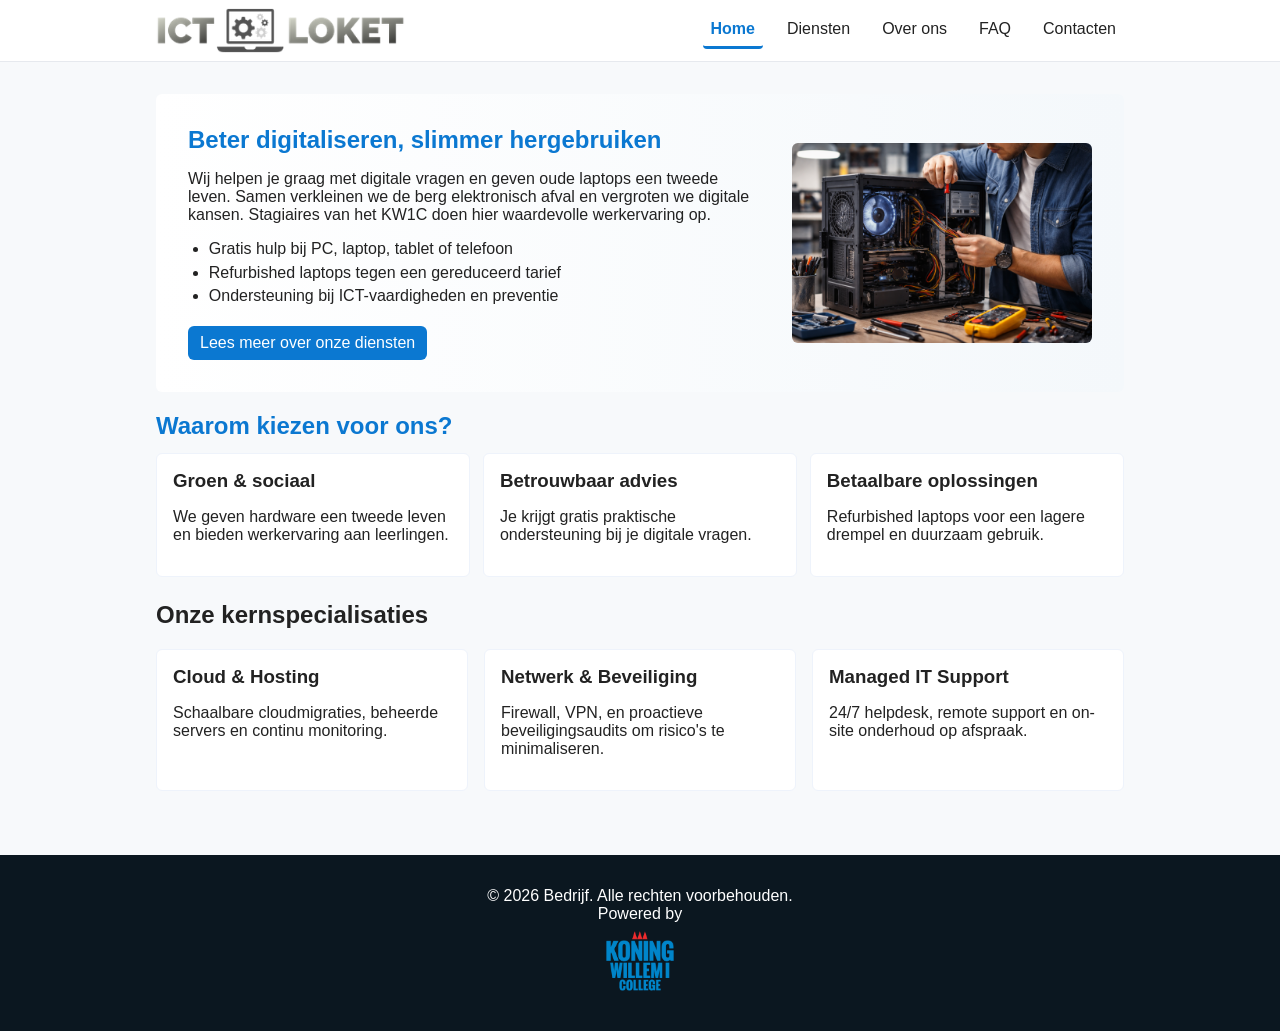
<file: index.html>
<!doctype html>
<html lang="nl">
<head>
  <meta charset="utf-8">
  <title>ict loked</title>
  <link rel="stylesheet" href="css/styles.css">
  <meta name="viewport" content="width=device-width, initial-scale=1">
<meta name="description" content="bescrijving">
 </head>
<body>
  <header class="site-header">
    <div class="header-inner">
      <a class="logo-link" href="index.html"><img src="assets/logo it.png" alt="Logo" class="logo"></a>
      <button class="hamburger" aria-label="Menu">☰</button>
      <nav class="main-nav">
        <a href="index.html" class="active">Home</a>
        <a href="diensten.html">Diensten</a>
        <a href="over.html">Over ons</a>
        <a href="faq.html">FAQ</a>
        <a href="contacten.html">Contacten</a>
      </nav>
    </div>
  </header>

  <main class="container">
    <section class="hero">
      <div>
        <h1>Beter digitaliseren, slimmer hergebruiken</h1>
        <p>Wij helpen je graag met digitale vragen en geven oude laptops een tweede leven. Samen verkleinen we de berg elektronisch afval en vergroten we digitale kansen. Stagiaires van het KW1C doen hier waardevolle werkervaring op.</p>
        <ul class="hero-list">
          <li>Gratis hulp bij PC, laptop, tablet of telefoon</li>
          <li>Refurbished laptops tegen een gereduceerd tarief</li>
          <li>Ondersteuning bij ICT-vaardigheden en preventie</li>
        </ul>
        <a href="diensten.html" class="cta">Lees meer over onze diensten</a>
      </div>
      <img src="assets/ict worker.png" alt="ICT Worker" class="hero-image">
    </section>

    <section class="hero-why">
      <h2>Waarom kiezen voor ons?</h2>
      <div class="service-grid">
        <article class="service-card">
          <h3>Groen & sociaal</h3>
          <p>We geven hardware een tweede leven en bieden werkervaring aan leerlingen.</p>
        </article>
        <article class="service-card">
          <h3>Betrouwbaar advies</h3>
          <p>Je krijgt gratis praktische ondersteuning bij je digitale vragen.</p>
        </article>
        <article class="service-card">
          <h3>Betaalbare oplossingen</h3>
          <p>Refurbished laptops voor een lagere drempel en duurzaam gebruik.</p>
        </article>
      </div>
    </section>

    <section class="services">
      <h2>Onze kernspecialisaties</h2>
      <div class="service-grid">
        <article class="service-card">
          <h3>Cloud & Hosting</h3>
          <p>Schaalbare cloudmigraties, beheerde servers en continu monitoring.</p>
        </article>
        <article class="service-card">
          <h3>Netwerk & Beveiliging</h3>
          <p>Firewall, VPN, en proactieve beveiligingsaudits om risico's te minimaliseren.</p>
        </article>
        <article class="service-card">
          <h3>Managed IT Support</h3>
          <p>24/7 helpdesk, remote support en on-site onderhoud op afspraak.</p>
        </article>
      </div>
    </section>
  </main>

  <footer class="site-footer">
    <div class="container">
      <p>&copy; 2026 Bedrijf. Alle rechten voorbehouden.</p>
      <p>Powered by</p>
      <img src="assets/logo kw1c.png" alt="Koning Willem I College" class="footer-logo">
    </div>
  </footer>
  <script>
    document.addEventListener('DOMContentLoaded', function() {
      const hamburger = document.querySelector('.hamburger');
      const nav = document.querySelector('.main-nav');
      hamburger.addEventListener('click', function() {
        nav.classList.toggle('open');
      });
    });
  </script>
</body>
</html>
</file>
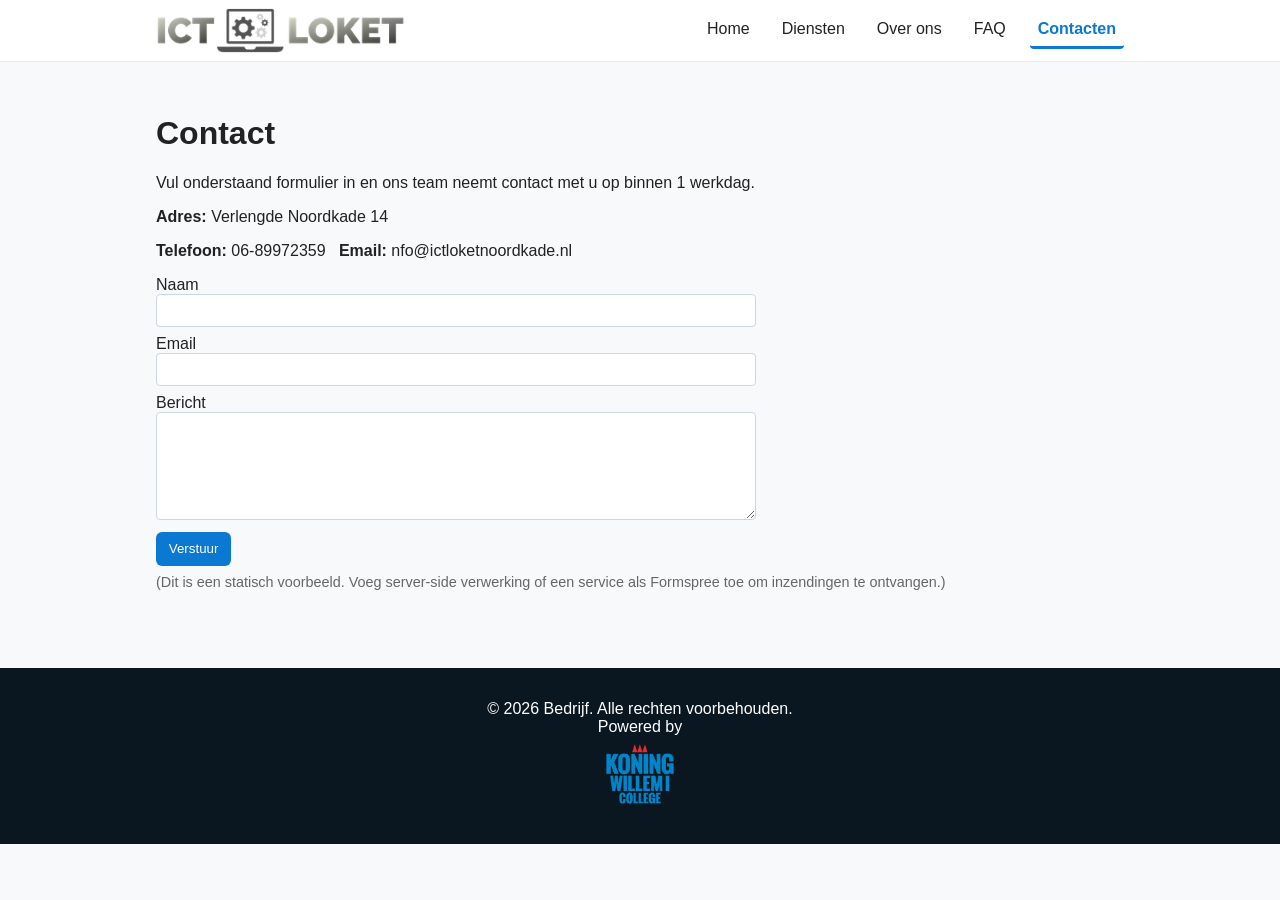
<file: contacten.html>
<!doctype html>
<html lang="nl">
<head>
  <meta charset="utf-8">
  <meta name="viewport" content="width=device-width,initial-scale=1">
  <title>Contacten - Bedrijf</title>
  <link rel="stylesheet" href="css/styles.css">
 </head>
<body>
  <header class="site-header">
    <div class="header-inner">
      <a class="logo-link" href="index.html"><img src="assets/logo it.png" alt="Logo" class="logo"></a>
      <button class="hamburger" aria-label="Menu">☰</button>
      <nav class="main-nav">
        <a href="index.html">Home</a>
        <a href="diensten.html">Diensten</a>
        <a href="over.html">Over ons</a>
        <a href="faq.html">FAQ</a>
        <a href="contacten.html" class="active">Contacten</a>
      </nav>
    </div>
  </header>

  <main class="container">
    <h1>Contact</h1>

    <section class="contact-info">
      <p>Vul onderstaand formulier in en ons team neemt contact met u op binnen 1 werkdag.</p>
      <p><strong>Adres:</strong> Verlengde Noordkade 14</p>
      <p><strong>Telefoon:</strong> 06-89972359 &nbsp; <strong>Email:</strong> nfo@ictloketnoordkade.nl</p>
    </section>

    <section class="contact-form">
      <form method="post" action="#">
        <label>Naam<br><input type="text" name="naam" required></label>
        <label>Email<br><input type="email" name="email" required></label>
        <label>Bericht<br><textarea name="bericht" rows="6" required></textarea></label>
        <div><button type="submit">Verstuur</button></div>
      </form>
      <p class="note">(Dit is een statisch voorbeeld. Voeg server-side verwerking of een service als Formspree toe om inzendingen te ontvangen.)</p>
    </section>
  </main>

  <footer class="site-footer">
    <div class="container">
      <p>&copy; 2026 Bedrijf. Alle rechten voorbehouden.</p>
      <p>Powered by</p>
      <img src="assets/logo kw1c.png" alt="Koning Willem I College" class="footer-logo">
    </div>
  </footer>
</body>
</html>
</file>
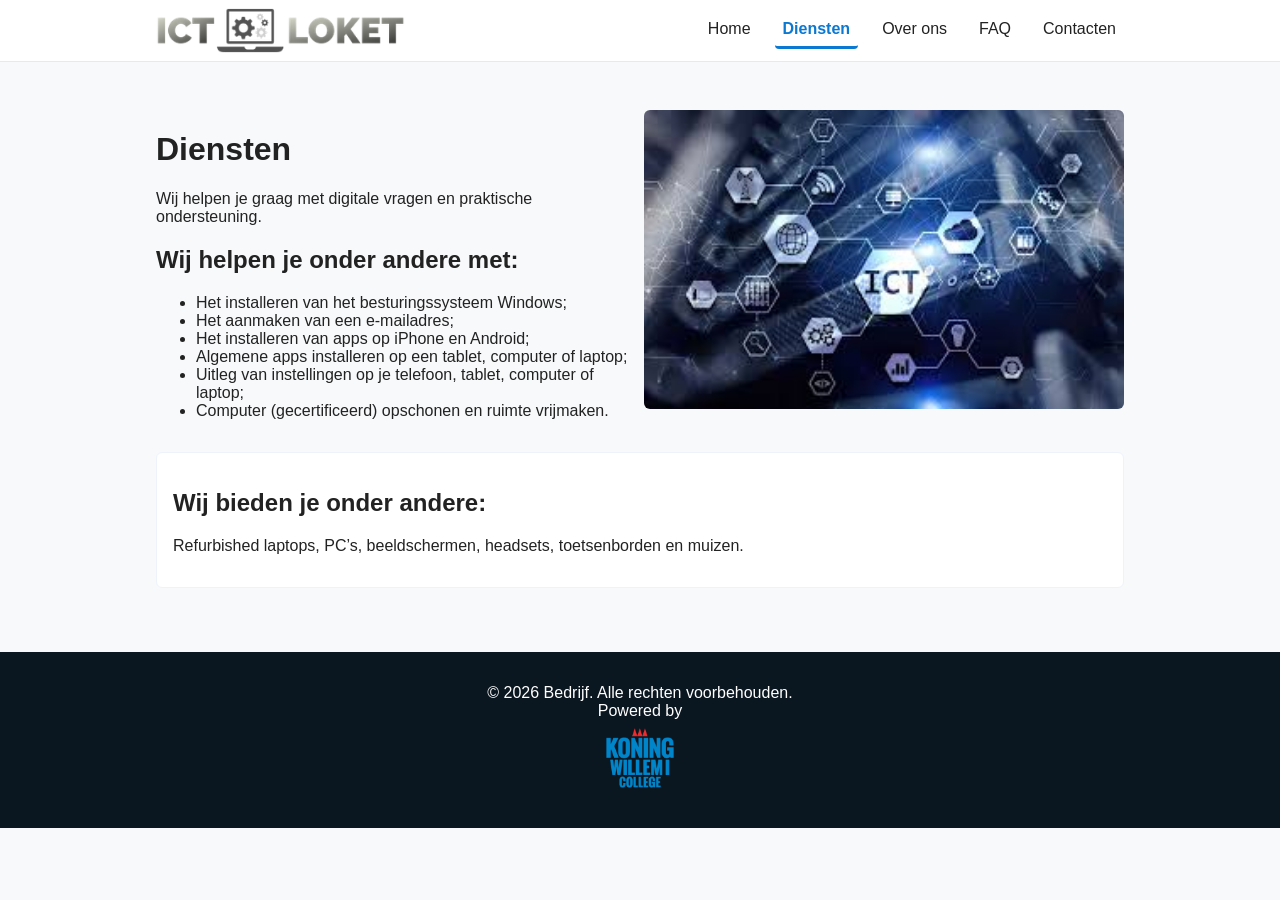
<file: diensten.html>
<!doctype html>
<html lang="nl">
<head>
  <meta charset="utf-8">
  <meta name="viewport" content="width=device-width,initial-scale=1">
  <title>Diensten - Bedrijf</title>
  <link rel="stylesheet" href="css/styles.css">
 </head>
<body>
  <header class="site-header">
    <div class="header-inner">
      <a class="logo-link" href="index.html"><img src="assets/logo it.png" alt="Logo" class="logo"></a>
      <button class="hamburger" aria-label="Menu">☰</button>
      <nav class="main-nav">
        <a href="index.html">Home</a>
        <a href="diensten.html" class="active">Diensten</a>
        <a href="over.html">Over ons</a>
        <a href="faq.html">FAQ</a>
        <a href="contacten.html">Contacten</a>
      </nav>
    </div>
  </header>

  <main class="container">
    <div class="services-hero">
      <div class="services-text">
        <h1>Diensten</h1>
        <p>Wij helpen je graag met digitale vragen en praktische ondersteuning.</p>
        <h2>Wij helpen je onder andere met:</h2>
        <ul>
          <li>Het installeren van het besturingssysteem Windows;</li>
          <li>Het aanmaken van een e-mailadres;</li>
          <li>Het installeren van apps op iPhone en Android;</li>
          <li>Algemene apps installeren op een tablet, computer of laptop;</li>
          <li>Uitleg van instellingen op je telefoon, tablet, computer of laptop;</li>
          <li>Computer (gecertificeerd) opschonen en ruimte vrijmaken.</li>
        </ul>
      </div>
      <img src="assets/nummer2.jpg" alt="Diensten afbeelding" class="service-image side">
    </div>

    <section class="service-list">
      <article class="service-detail">
        <h2>Wij bieden je onder andere:</h2>
        <p>Refurbished laptops, PC’s, beeldschermen, headsets, toetsenborden en muizen.</p>
      </article>
    </section>
  </main>

  <footer class="site-footer">
    <div class="container">
      <p>&copy; 2026 Bedrijf. Alle rechten voorbehouden.</p>
      <p>Powered by</p>
      <img src="assets/logo kw1c.png" alt="Koning Willem I College" class="footer-logo">
    </div>
  </footer>
  <script>
    document.addEventListener('DOMContentLoaded', function() {
      const hamburger = document.querySelector('.hamburger');
      const nav = document.querySelector('.main-nav');
      hamburger.addEventListener('click', function() {
        nav.classList.toggle('open');
      });
    });
  </script>
</body>
</html>
</file>
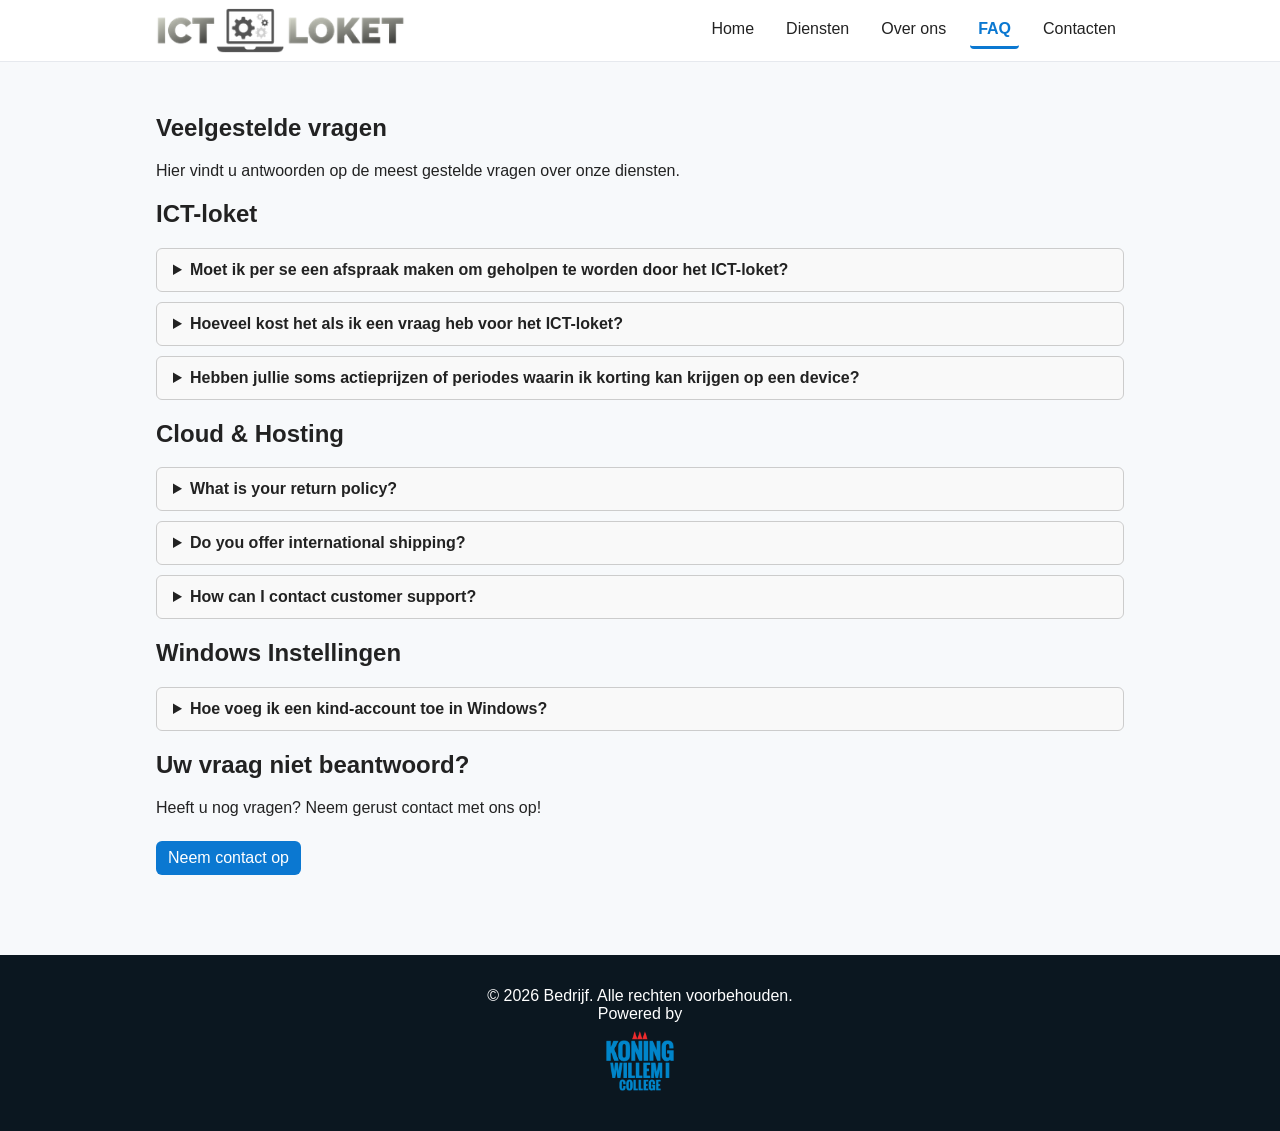
<file: faq.html>
<!doctype html>
<html lang="nl">

<head>
    <meta charset="utf-8">
    <title>FAQ - ict loked</title>
    <link rel="stylesheet" href="css/styles.css">
    <meta name="viewport" content="width=device-width, initial-scale=1">
    <meta name="description" content="Veelgestelde vragen over onze IT-diensten">
</head>

<body>
    <header class="site-header">
        <div class="header-inner">
            <a class="logo-link" href="index.html"><img src="assets/logo it.png" alt="Logo" class="logo"></a>
            <button class="hamburger" aria-label="Menu">☰</button>
            <nav class="main-nav">
                <a href="index.html">Home</a>
                <a href="diensten.html">Diensten</a>
                <a href="over.html">Over ons</a>
                <a href="faq.html" class="active">FAQ</a>
                <a href="contacten.html">Contacten</a>
            </nav>
        </div>
    </header>

    <main class="container">
        <section class="faq-hero">
            <h1>Veelgestelde vragen</h1>
            <p>Hier vindt u antwoorden op de meest gestelde vragen over onze diensten.</p>
        </section>
        <section class="faq-content">
            <h2>ICT-loket</h2>
            <details>
                <summary>Moet ik per se een afspraak maken om geholpen te worden door het ICT-loket?</summary>
                <p>Nee hoor, tijdens openingstijden kun je altijd spontaan binnenlopen bij het ICT-loket. We werken wel bij voorkeur op afspraak, zodat je er zeker van bent dat er genoeg tijd is om je goed te kunnen helpen.</p>
            </details>
            <details>
                <summary>Hoeveel kost het als ik een vraag heb voor het ICT-loket?</summary>
                <p>Als klant betaalt u wat u het waard vindt. We willen zo laagdrempelig mogelijk werken en daarom is onze dienstverlening gratis. Er staat een fooipotje op de balie. Als je producten aanschaft (zoals een laptop, muis of laptoptas), dan rekenen we daar wel een bedrag voor.</p>
            </details>
            <details>
                <summary>Hebben jullie soms actieprijzen of periodes waarin ik korting kan krijgen op een device?</summary>
                <p>Wij hebben altijd een zeer scherpe prijs, waardoor wij geen periode hebben met speciale korting.</p>
            </details>

            <h2>Cloud & Hosting</h2>
            <details>
                <summary>What is your return policy?</summary>
                <p>We accept returns within 30 days of purchase with a valid receipt.</p>
            </details>
            <details>
                <summary>Do you offer international shipping?</summary>
                <p>Yes, we ship to most countries worldwide.</p>
            </details>
            <details>
                <summary>How can I contact customer support?</summary>
                <p>You can reach us via email at support@example.com.</p>
            </details>

            <h2>Windows Instellingen</h2>
            <details>
                <summary>Hoe voeg ik een kind-account toe in Windows?</summary>
                <p><img src="assets/window.png" alt="Window afbeelding" class="faq-image-small">
                Ga naar Instellingen.<br>
                Kies Accounts → Gezin & andere gebruikers.<br>
                Klik Gezinslid toevoegen.<br>
                Kies Kind.<br>
                Maak een Microsoft-account voor je kind.<br>
                Volg nu de Windows stappen.</p>
            </details>
        </section>

        <section class="faq-contact">
            <h2>Uw vraag niet beantwoord?</h2>
            <p>Heeft u nog vragen? Neem gerust contact met ons op!</p>
            <p><a class="cta" href="contacten.html">Neem contact op</a></p>
        </section>
    </main>

    <footer class="site-footer">
    <div class="container">
      <p>&copy; 2026 Bedrijf. Alle rechten voorbehouden.</p>
      <p>Powered by</p>
      <img src="assets/logo kw1c.png" alt="Koning Willem I College" class="footer-logo">
    </div>
  </footer>
    <script>
        document.addEventListener('DOMContentLoaded', function () {
            const faqItems = document.querySelectorAll('.faq-item');

            faqItems.forEach(item => {
                const question = item.querySelector('h3');

                // Initially open all items
                item.classList.remove('collapsed');

                question.addEventListener('click', function () {
                    item.classList.toggle('collapsed');
                });
            });
        });
    </script>
    <script>
        document.addEventListener('DOMContentLoaded', function() {
            const hamburger = document.querySelector('.hamburger');
            const nav = document.querySelector('.main-nav');
            hamburger.addEventListener('click', function() {
                nav.classList.toggle('open');
            });
        });
    </script>
</body>

</html>
</file>
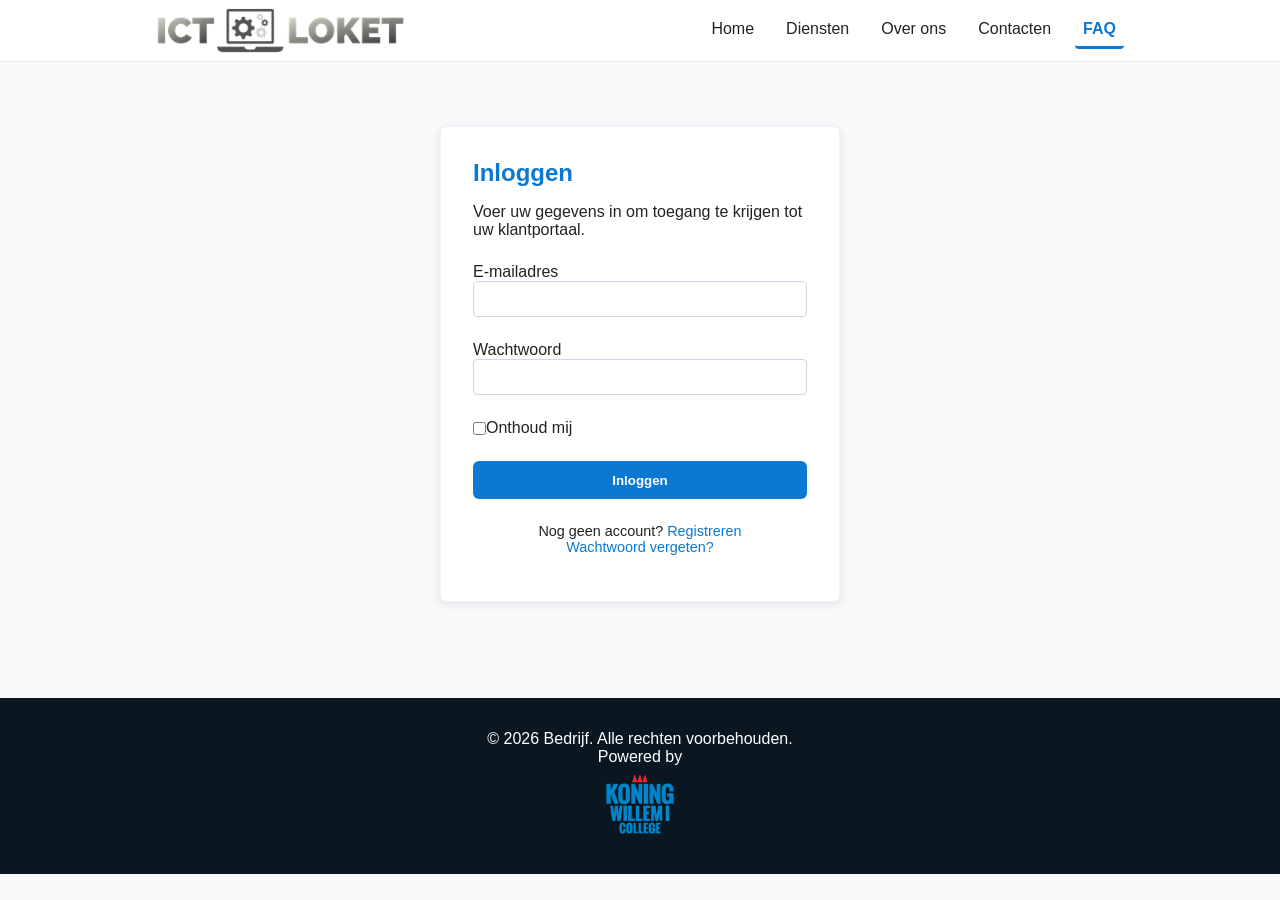
<file: login.html>
<!doctype html>
<html lang="nl">
<head>
  <meta charset="utf-8">
  <meta name="viewport" content="width=device-width,initial-scale=1">
  <title>Inloggen - Bedrijf</title>
  <link rel="stylesheet" href="css/styles.css">
 </head>
<body>
  <header class="site-header">
    <div class="header-inner">
      <a class="logo-link" href="index.html"><img src="assets/logo it.png" alt="Logo" class="logo"></a>
      <button class="hamburger" aria-label="Menu">☰</button>
      <nav class="main-nav">
        <a href="index.html">Home</a>
        <a href="diensten.html">Diensten</a>
        <a href="over.html">Over ons</a>
        <a href="contacten.html">Contacten</a>
        <a href="faq.html" class="active">FAQ</a>
      </nav>
    </div>
  </header>

  <main class="container">
    <section class="login-section">
      <div class="login-box">
        <h1>Inloggen</h1>
        <p>Voer uw gegevens in om toegang te krijgen tot uw klantportaal.</p>

        <form method="post" action="#" class="login-form">
          <label>
            E-mailadres<br>
            <input type="email" name="email" required>
          </label>

          <label>
            Wachtwoord<br>
            <input type="password" name="password" required>
          </label>

          <label class="remember">
            <input type="checkbox" name="remember"> Onthoud mij
          </label>

          <button type="submit" class="btn-primary">Inloggen</button>
        </form>

        <p class="login-footer">
          Nog geen account? <a href="#">Registreren</a><br>
          <a href="#">Wachtwoord vergeten?</a>
        </p>
      </div>
    </section>
  </main>

 <footer class="site-footer">
    <div class="container">
      <p>&copy; 2026 Bedrijf. Alle rechten voorbehouden.</p>
      <p>Powered by</p>
      <img src="assets/logo kw1c.png" alt="Koning Willem I College" class="footer-logo">
    </div>
  </footer>
  <script>
    document.addEventListener('DOMContentLoaded', function() {
      const hamburger = document.querySelector('.hamburger');
      const nav = document.querySelector('.main-nav');
      hamburger.addEventListener('click', function() {
        nav.classList.toggle('open');
      });
    });
  </script>
</body>
</html>
</file>
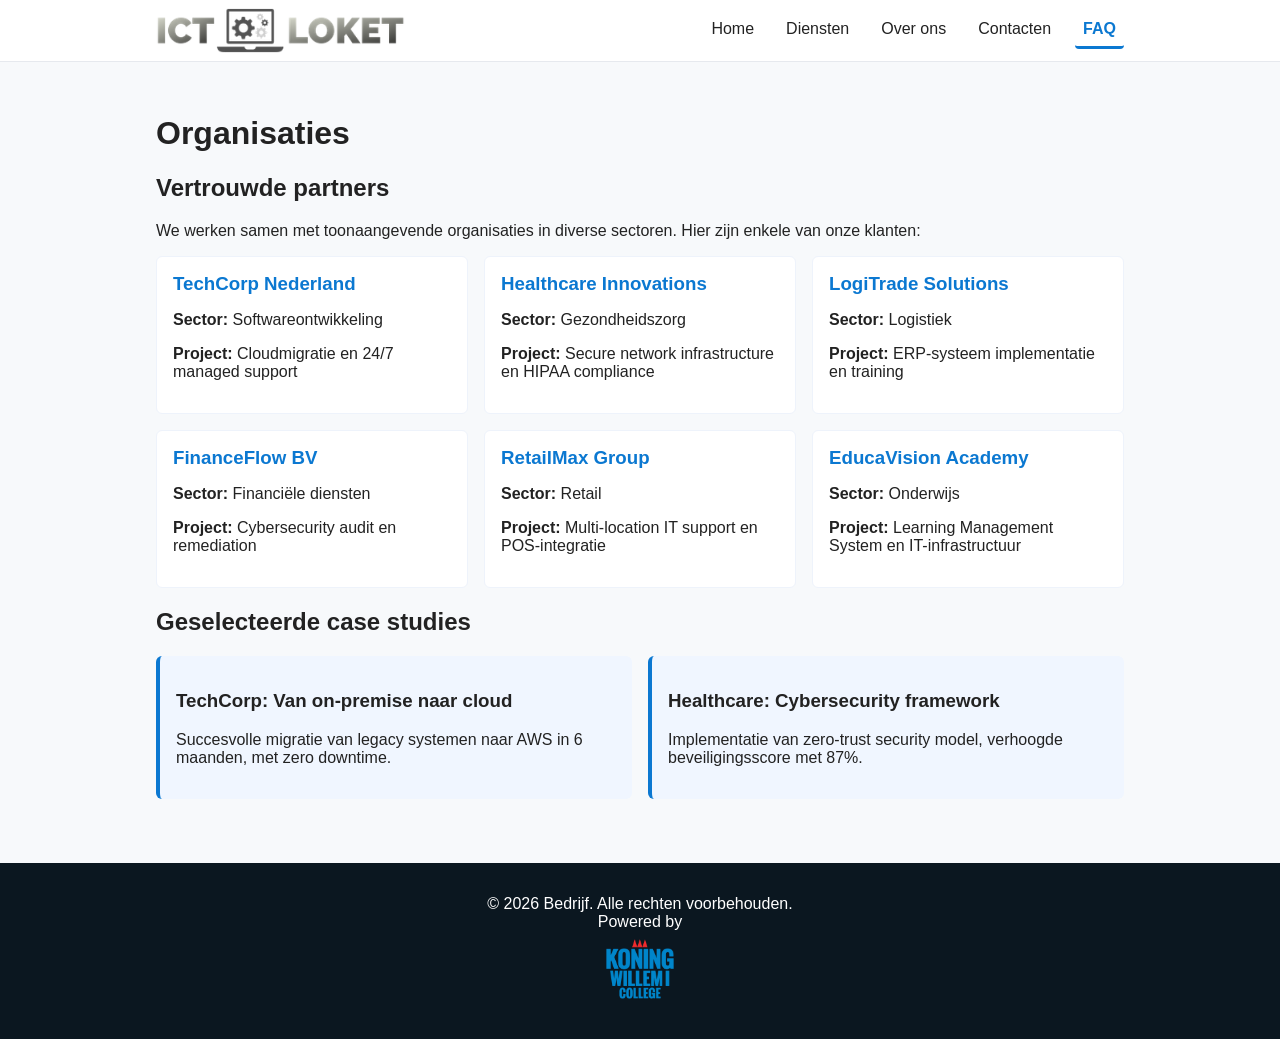
<file: organizaties.html>
<!doctype html>
<html lang="nl">
<head>
  <meta charset="utf-8">
  <meta name="viewport" content="width=device-width,initial-scale=1">
  <title>Organisaties - Bedrijf</title>
  <link rel="stylesheet" href="css/styles.css">
 </head>
<body>
  <header class="site-header">
    <div class="header-inner">
      <a class="logo-link" href="index.html"><img src="assets/logo it.png" alt="Logo" class="logo"></a>
      <button class="hamburger" aria-label="Menu">☰</button>
      <nav class="main-nav">
        <a href="index.html">Home</a>
        <a href="diensten.html">Diensten</a>
        <a href="over.html">Over ons</a>
        <a href="contacten.html">Contacten</a>
        <a href="faq.html" class="active">FAQ</a>
      </nav>
    </div>
  </header>

  <main class="container">
    <h1>Organisaties</h1>

    <section class="partners">
      <h2>Vertrouwde partners</h2>
      <p>We werken samen met toonaangevende organisaties in diverse sectoren. Hier zijn enkele van onze klanten:</p>
      
      <div class="org-grid">
        <article class="org-card">
          <h3>TechCorp Nederland</h3>
          <p><strong>Sector:</strong> Softwareontwikkeling</p>
          <p><strong>Project:</strong> Cloudmigratie en 24/7 managed support</p>
        </article>

        <article class="org-card">
          <h3>Healthcare Innovations</h3>
          <p><strong>Sector:</strong> Gezondheidszorg</p>
          <p><strong>Project:</strong> Secure network infrastructure en HIPAA compliance</p>
        </article>

        <article class="org-card">
          <h3>LogiTrade Solutions</h3>
          <p><strong>Sector:</strong> Logistiek</p>
          <p><strong>Project:</strong> ERP-systeem implementatie en training</p>
        </article>

        <article class="org-card">
          <h3>FinanceFlow BV</h3>
          <p><strong>Sector:</strong> Financiële diensten</p>
          <p><strong>Project:</strong> Cybersecurity audit en remediation</p>
        </article>

        <article class="org-card">
          <h3>RetailMax Group</h3>
          <p><strong>Sector:</strong> Retail</p>
          <p><strong>Project:</strong> Multi-location IT support en POS-integratie</p>
        </article>

        <article class="org-card">
          <h3>EducaVision Academy</h3>
          <p><strong>Sector:</strong> Onderwijs</p>
          <p><strong>Project:</strong> Learning Management System en IT-infrastructuur</p>
        </article>
      </div>
    </section>

    <section class="case-studies">
      <h2>Geselecteerde case studies</h2>
      <div class="case-grid">
        <article class="case-item">
          <h3>TechCorp: Van on-premise naar cloud</h3>
          <p>Succesvolle migratie van legacy systemen naar AWS in 6 maanden, met zero downtime.</p>
        </article>

        <article class="case-item">
          <h3>Healthcare: Cybersecurity framework</h3>
          <p>Implementatie van zero-trust security model, verhoogde beveiligingsscore met 87%.</p>
        </article>
      </div>
    </section>
  </main>

  <footer class="site-footer">
    <div class="container">
      <p>&copy; 2026 Bedrijf. Alle rechten voorbehouden.</p>
      <p>Powered by</p>
      <img src="assets/logo kw1c.png" alt="Koning Willem I College" class="footer-logo">
    </div>
  </footer>
  <script>
    document.addEventListener('DOMContentLoaded', function() {
      const hamburger = document.querySelector('.hamburger');
      const nav = document.querySelector('.main-nav');
      hamburger.addEventListener('click', function() {
        nav.classList.toggle('open');
      });
    });
  </script>
</body>
</html>
</file>
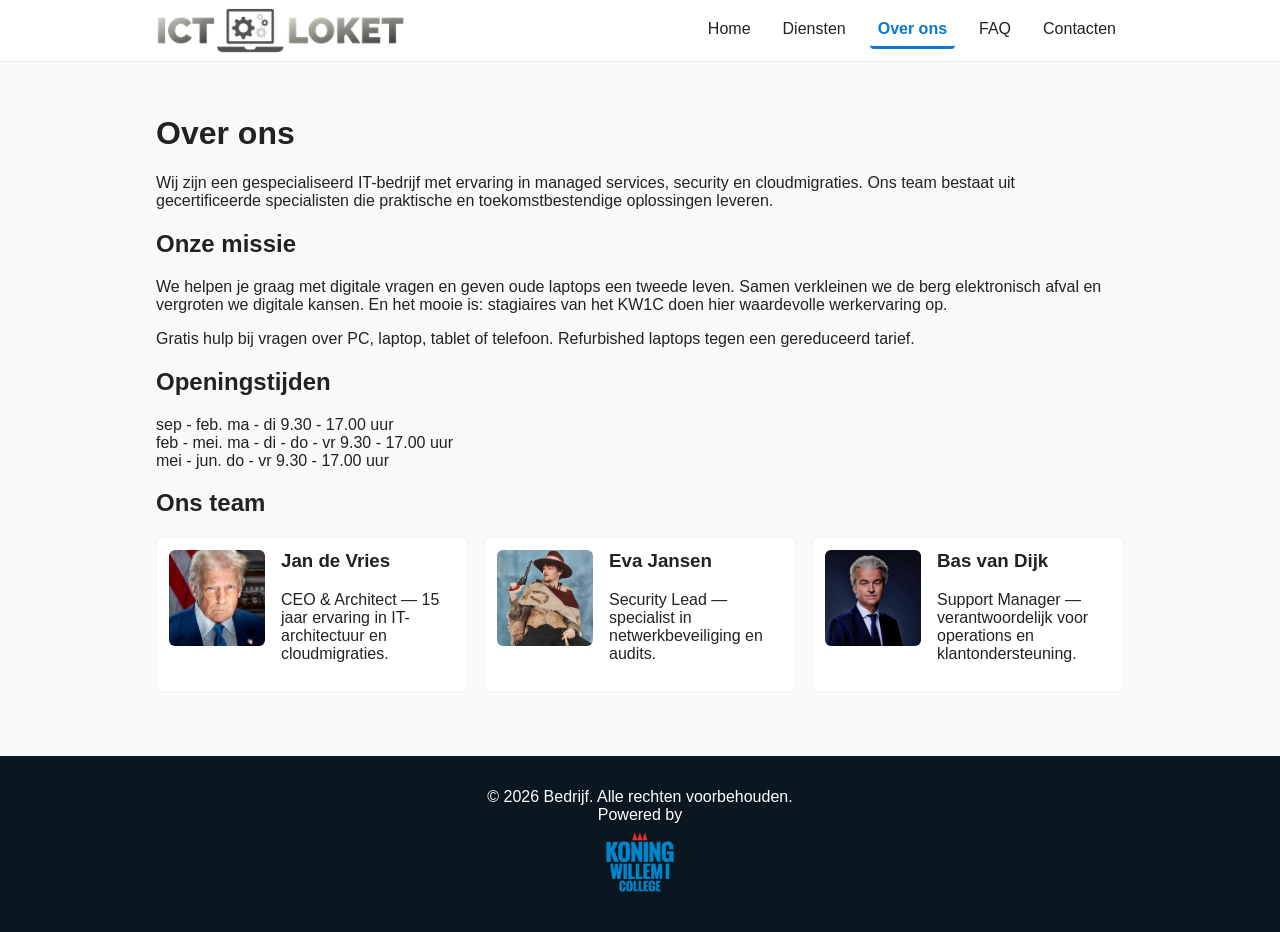
<file: over.html>
<!doctype html>
<html lang="nl">
<head>
  <meta charset="utf-8">
  <meta name="viewport" content="width=device-width,initial-scale=1">
  <title>Over ons - Bedrijf</title>
  <link rel="stylesheet" href="css/styles.css">
 </head>
<body>
  <header class="site-header">
    <div class="header-inner">
      <a class="logo-link" href="index.html"><img src="assets/logo it.png" alt="Logo" class="logo"></a>
      <button class="hamburger" aria-label="Menu">☰</button>
      <nav class="main-nav">
        <a href="index.html">Home</a>
        <a href="diensten.html">Diensten</a>
        <a href="over.html" class="active">Over ons</a>
        <a href="faq.html">FAQ</a>
        <a href="contacten.html">Contacten</a>
      </nav>
    </div>
  </header>

  <main class="container">
    <h1>Over ons</h1>

    <section class="about">
      <p>Wij zijn een gespecialiseerd IT-bedrijf met ervaring in managed services, security en cloudmigraties. Ons team bestaat uit gecertificeerde specialisten die praktische en toekomstbestendige oplossingen leveren.</p>
    </section>

    <section class="mission">
      <h2>Onze missie</h2>
      <p>We helpen je graag met digitale vragen en geven oude laptops een tweede leven. Samen verkleinen we de berg elektronisch afval en vergroten we digitale kansen. En het mooie is: stagiaires van het KW1C doen hier waardevolle werkervaring op.</p>
      <p>Gratis hulp bij vragen over PC, laptop, tablet of telefoon. Refurbished laptops tegen een gereduceerd tarief.</p>
    </section>

    <section class="openingstijden">
      <h2>Openingstijden</h2>
      <p>
        sep - feb. ma - di 9.30 - 17.00 uur<br>
        feb - mei. ma - di - do - vr 9.30 - 17.00 uur<br>
        mei - jun. do - vr 9.30 - 17.00 uur
      </p>
    </section>

    <section class="team">
      <h2>Ons team</h2>
      <div class="team-grid">
        <div class="team-member">
          <img src="assets/trump.jpg" alt="Jan de Vries" class="member-photo">
          <div class="member-info">
            <h3>Jan de Vries</h3>
            <p>CEO & Architect — 15 jaar ervaring in IT-architectuur en cloudmigraties.</p>
          </div>
        </div>
        <div class="team-member">
          <img src="assets/willy.jpg" alt="Eva Jansen" class="member-photo">
          <div class="member-info">
            <h3>Eva Jansen</h3>
            <p>Security Lead — specialist in netwerkbeveiliging en audits.</p>
          </div>
        </div>
        <div class="team-member">
          <img src="assets/wilders.jpg" alt="Bas van Dijk" class="member-photo">
          <div class="member-info">
            <h3>Bas van Dijk</h3>
            <p>Support Manager — verantwoordelijk voor operations en klantondersteuning.</p>
          </div>
        </div>
      </div>
    </section>
  </main>

  <footer class="site-footer">
    <div class="container">
      <p>&copy; 2026 Bedrijf. Alle rechten voorbehouden.</p>
      <p>Powered by</p>
      <img src="assets/logo kw1c.png" alt="Koning Willem I College" class="footer-logo">
    </div>
  </footer>
  <script>
    document.addEventListener('DOMContentLoaded', function() {
      const hamburger = document.querySelector('.hamburger');
      const nav = document.querySelector('.main-nav');
      hamburger.addEventListener('click', function() {
        nav.classList.toggle('open');
      });
    });
  </script>
</body>
</html>
</file>
<file: css/styles.css>
/* Basale layout en stijl */
:root {
  --accent: #0b78d1;
  --bg: #f7f9fb;
  --text: #222;
}

* {
  box-sizing: border-box
}

body {
  font-family: Segoe UI, Roboto, Arial, sans-serif;
  margin: 0;
  background: var(--bg);
  color: var(--text);
}


.container {
  max-width: 1000px;
  margin: 0 auto;
  padding: 1rem
}

.site-header {
  background: white;
  border-bottom: 1px solid #e6e9ee;
  position: sticky;
  top: 0;
  z-index: 10
}

.header-inner {
  display: flex;
  align-items: center;
  gap: 1rem;
  padding: 0.5rem 1rem;
  max-width: 1000px;
  margin: 0 auto;
}

.logo {
  height: 45px;
  width: auto;
  display: block
}

.hamburger {
  display: none;
  background: none;
  border: none;
  font-size: 1.5rem;
  cursor: pointer;
  padding: 0.5rem;
  color: var(--text);
  margin-left: -10px;
}

.main-nav {
  margin-left: auto;
  display: flex;
  gap: 1rem
}

.main-nav a {
  color: var(--text);
  text-decoration: none;
  padding: 0.5rem;
  border-radius: 4px;
  border-bottom: 3px solid transparent
}

.main-nav a:hover {
  background: rgba(11, 120, 209, 0.08);
  color: var(--accent)
}

.main-nav a.active {
  color: var(--accent);
  border-bottom-color: var(--accent);
  font-weight: 600
}

.main-container,
main.container {
  padding: 2rem 1rem
}

.site-footer {
  background: #0b1720;
  color: #fff;
  padding: 1rem 0;
  margin-top: 2rem;
  text-align: center
}

.site-footer p {
  margin: 0;
  text-align: center
}

.footer-logo {
  height: 60px;
  width: auto;
  display: block;
  margin: 0.5rem auto
}

@media (max-width:600px) {
  .header-inner {
    padding: 0.5rem;
    position: relative;
  }

  .hamburger {
    display: block;
  }

  .main-nav {
    display: none;
    position: absolute;
    top: 100%;
    left: 0;
    right: 0;
    background: white;
    flex-direction: column;
    padding: 1rem;
    border-bottom: 1px solid #e6e9ee;
    gap: 0.5rem;
  }

  .main-nav.open {
    display: flex;
    box-shadow: 0px 5px 50px var(--accent);
    left: auto;
    right: auto;
    width: calc(100% - 20px);
  }
}

/* Hero */
.hero {
  padding: 2rem;
  background: linear-gradient(90deg, #ffffff 0%, #f4f8fb 100%);
  border-radius: 6px;
  margin-bottom: 1.25rem;
  display: flex;
  align-items: center;
  gap: 2rem
}

.hero-image {
  max-width: 300px;
  width: 100%;
  height: auto;
  border-radius: 6px
}

.faq-image {
  max-width: 100%;
  height: auto;
  border-radius: 6px;
  display: block;
  margin: 1rem 0;
}

.faq-image-small {
  max-width: 150px;
  height: auto;
  border-radius: 4px;
  float: right;
  margin-left: 1rem;
  margin-bottom: 0.5rem;
  margin-top: -30px;
}

.hero h1 {
  margin: 0 0 0.5rem 0;
  color: var(--accent)
}

.hero-list {
  margin: 0.8rem 0;
  padding-left: 1.3rem;
}

.hero-list li {
  margin: 0.35rem 0;
}

.hero-why {
  margin: 1rem 0 1.5rem;
}

.hero-why h2 {
  margin-bottom: 0.8rem;
  color: var(--accent);
}

.hero-why .service-grid {
  gap: 0.8rem;
}

/* Service image */
.services-hero {
  display: flex;
  gap: 1rem;
  align-items: flex-start;
  margin: 1rem 0
}

.services-text {
  flex: 1
}

.service-image {
  max-width: 100%;
  height: auto;
  border-radius: 6px;
  display: block
}

.service-image.side {
  max-width: 480px;
  flex: 0 0 480px;
}

@media (max-width:800px) {
  .services-hero {
    flex-direction: column;
    align-items: center;
  }

  .service-image.side {
    max-width: 100%;
    flex: unset;
    margin: 0 auto;
    width: 100%;
  }
}

.cta {
  display: inline-block;
  margin-top: 0.5rem;
  padding: 0.5rem 0.75rem;
  background: var(--accent);
  color: #fff;
  border-radius: 6px;
  text-decoration: none
}

/* Services */
.services h2 {
  margin-top: 0
}

.service-grid {
  display: grid;
  grid-template-columns: repeat(auto-fit, minmax(220px, 1fr));
  gap: 1rem;
  margin-top: 0.75rem
}

.service-card {
  background: #fff;
  padding: 1rem;
  border-radius: 6px;
  border: 1px solid #eef3fb
}

.service-card h3 {
  margin: 0 0 0.5rem 0
}

/* Diensten detail */
.service-list {
  display: grid;
  gap: 1rem
}

.service-detail {
  background: #fff;
  padding: 1rem;
  border-radius: 6px;
  border: 1px solid #eef3fb
}

/* Team */
.team-grid {
  display: grid;
  grid-template-columns: repeat(auto-fit, minmax(180px, 1fr));
  gap: 1rem
}

.team-member {
  background: #fff;
  padding: 0.75rem;
  border-radius: 6px;
  border: 1px solid #eef3fb
}

/* Team member photo layout */
.team-member {
  display: flex;
  gap: 1rem;
  align-items: flex-start
}

.team-member .member-photo {
  width: 96px;
  height: 96px;
  object-fit: cover;
  border-radius: 6px;
  flex: 0 0 96px
}

.team-member .member-info {
  flex: 1
}

.team-member .member-info h3 {
  margin-top: 0;
}

@media (max-width:600px) {
  .team-member {
    flex-direction: column;
    align-items: stretch
  }

  .team-member .member-photo {
    width: 100%;
    height: auto;
    flex: unset
  }
}

/* Contactformulier */
.contact-form form {
  display: grid;
  gap: 0.5rem;
  max-width: 600px
}

.contact-form input,
.contact-form textarea {
  width: 100%;
  padding: 0.5rem;
  border: 1px solid #ccd7e6;
  border-radius: 4px
}

.contact-form button {
  background: var(--accent);
  color: #fff;
  padding: 0.6rem 0.8rem;
  border: none;
  border-radius: 6px;
  cursor: pointer
}

.contact-form .note {
  font-size: 0.9rem;
  color: #666;
  margin-top: 0.5rem
}

.no-break {
  white-space: nowrap;
}

@media (max-width:600px) {
  .hero {
    padding: 1rem;
    flex-direction: column;
    text-align: center;
  }
}

/* Organisaties */
.org-grid {
  display: grid;
  grid-template-columns: repeat(auto-fit, minmax(250px, 1fr));
  gap: 1rem;
  margin-top: 1rem
}

.org-card {
  background: #fff;
  padding: 1rem;
  border-radius: 6px;
  border: 1px solid #eef3fb
}

.org-card h3 {
  margin: 0 0 0.5rem 0;
  color: var(--accent)
}

.case-grid {
  display: grid;
  grid-template-columns: repeat(auto-fit, minmax(280px, 1fr));
  gap: 1rem;
  margin-top: 1rem
}

.case-item {
  background: #f0f6ff;
  padding: 1rem;
  border-radius: 6px;
  border-left: 4px solid var(--accent)
}

/* Login */
.login-section {
  display: flex;
  justify-content: center;
  align-items: center;
  min-height: 500px;
  padding: 2rem 1rem
}

.login-box {
  background: #fff;
  padding: 2rem;
  border-radius: 6px;
  border: 1px solid #eef3fb;
  max-width: 400px;
  width: 100%;
  box-shadow: 0 2px 8px rgba(0, 0, 0, 0.1)
}

.login-box h1 {
  margin: 0 0 0.5rem 0;
  color: var(--accent)
}

.login-form {
  display: grid;
  gap: 1rem;
  margin: 1.5rem 0
}

.login-form label {
  display: block;
  margin-bottom: 0.5rem;
  font-weight: 500
}

.login-form input[type="text"],
.login-form input[type="email"],
.login-form input[type="password"] {
  width: 100%;
  padding: 0.6rem;
  border: 1px solid #ccd7e6;
  border-radius: 4px
}

.login-form .remember {
  display: flex;
  align-items: center;
  font-weight: normal;ass
  gap: 0.5rem
}

.login-form .remember input {
  margin: 0
}

.login-form button {
  background: var(--accent);
  color: #fff;
  padding: 0.7rem;
  border: none;
  border-radius: 6px;
  cursor: pointer;
  font-weight: 600
}

.login-form button:hover {
  background: #0a5fa8
}

.login-footer {
  text-align: center;
  font-size: 0.9rem;
  margin-top: 1rem
}

.login-footer a {
  color: var(--accent);
  text-decoration: none
}

.login-footer a:hover {
  text-decoration: underline
}

.login-link {
  font-weight: 600;
  color: var(--accent) !important
}

/* FAQ Collapsible */
details {
  border: 1px solid #ccc;
  border-radius: 6px;
  padding: 12px 16px;
  margin-bottom: 10px;
  background: #f9f9f9;
}

summary {
  font-weight: bold;
  cursor: pointer;
}

summary::-webkit-details-marker {
  display: none;
}
</file>
